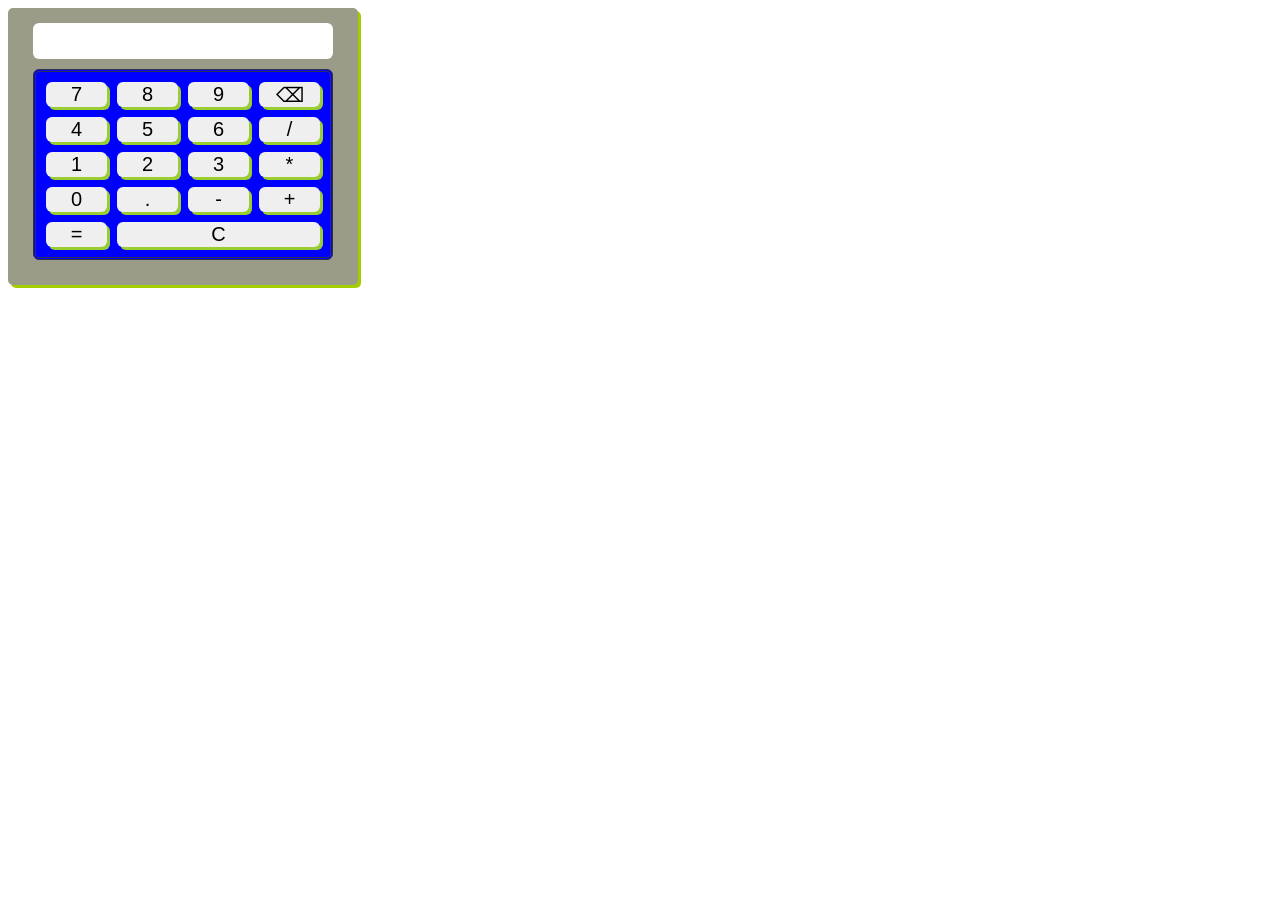
<file: calculator/index.html>
<!DOCTYPE html>
<html> 
    <head>
        <style>
         
            .divall{
width: 300px;
            background-color: #9a9c88;
            box-shadow:3px 3px rgb(164, 205, 0);
            border-style: dashed;
            border: none;
            padding: 25px;
            border-radius: 5px;
            }
            .divall:hover{
                background-color: aqua;
            }
            .display1{
                
                margin-top: -10px;
            width: 96%;
            height: 2.25rem;
            font-family: 'Times New Roman', Times, serif;
            font-weight: bold;
            font-size: 20px;
            border: none;
            border-radius: 6px;
            cursor: pointer;
            padding: 0 6px;
            }
            .display1:hover{
                background-color: blueviolet;
                color: white;
            }
           
#buttons{
margin-top: 10px;
    display: grid;
    grid-template-columns: repeat(4,2fr);
   gap: 10px;
padding: 10px;
border-style: double;
border-color: rgb(49, 49, 77);
background-color: blue;
border-radius: 6px;

}
    button{
        height: 25px;
        font-size: 20px;
        text-align: center;
      
        border-radius: 6px;
        border: none;
      box-shadow: 3px 3px yellowgreen;
/* transition: background-color 0.3s ease-out; */
cursor: pointer;

    } 
    button:hover{
        background-color: green;
        color: white;
    }    
       button:active{
        color: white;
        background-color: rgb(28, 0, 128);
    }    
      .clear1{
        grid-column: span 3
      }
        </style>
        <title>CALCULATOR</title>
    </head>
    <body>
<div class="divall">
        <div class="display">
            <input class="display1" id="display">
        </div>
    <div id="buttons">
       <!-- <div class="d1"> -->
            <button>7</button>
            <button >8</button>
            <button >9</button>
            <button >⌫</button>
           
        <!-- </div>
        <div> -->
            <button >4</button>
            <button >5</button>
            <button >6</button>
             <button >/</button>
            
        <!-- </div>
        <div> -->
            <button >1</button>
            <button >2</button>
            <button >3</button>
<button >*</button>
            <button >0</button>
            <button >.</button>
        <!-- </div>
        <div> -->
            <button >-</button>
            <button >+</button>
            <button >=</button>
            <button class="clear1">C</button>
        <!-- </div> -->
    </div>
</div>
<script>
    
                let buttons=document.querySelector("#buttons")
    let inputd=document.querySelector("#display")
     

 
 
buttons.addEventListener("click",function(e){
    if(e.target.tagName!=="BUTTON"){
        return
    }
    else if(e.target.textContent==="="){
        inputd.value=eval(inputd.value)
        
    }
     else if(e.target.textContent==="C"){
        inputd.value=""
     }else if(e.target.textContent==="⌫"){
        inputd.value=inputd.value.slice(0,-1)
     }else{
        inputd.value+=e.target.textContent;
     }
})
 
</script>
     
    </body>
</html>
</file>
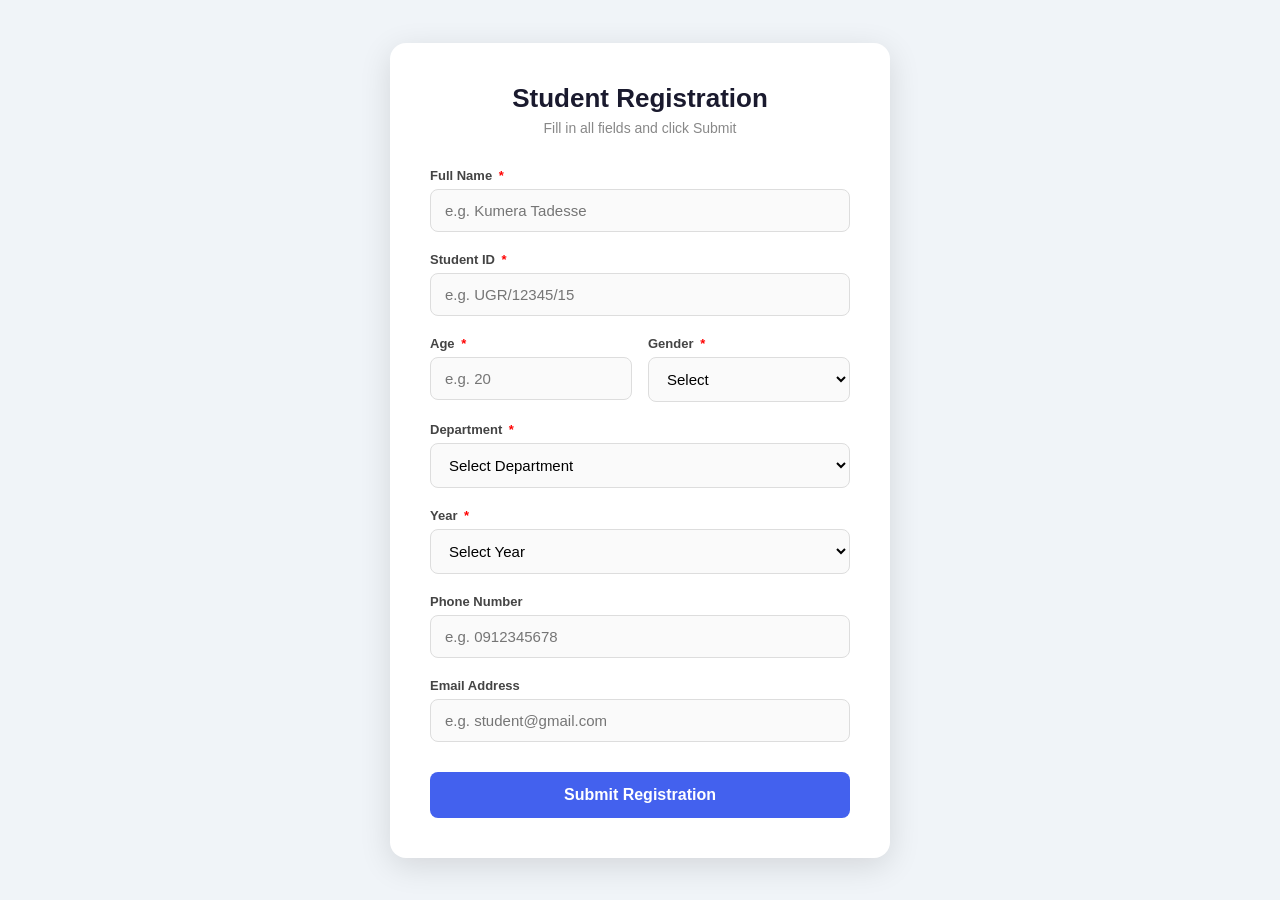
<file: student-registration/index.html>
<!DOCTYPE html>
<html lang="en">
<head>
  <meta charset="UTF-8">
  <meta name="viewport" content="width=device-width, initial-scale=1.0">
  <title>Student Registration</title>
  <style>
 
    * {
      box-sizing: border-box;
      margin: 0;
      padding: 0;
    }
 
    body {
      font-family: Arial, sans-serif;
      background: #f0f4f8;
      display: flex;
      justify-content: center;
      align-items: center;
      min-height: 100vh;
      padding: 20px;
    }
 
    /* the white card */
    .card {
      background: white;
      border-radius: 16px;
      padding: 40px;
      width: 100%;
      max-width: 500px;
      box-shadow: 0 8px 32px rgba(0,0,0,0.12);
    }
 
    /* top header */
    .card-header {
      text-align: center;
      margin-bottom: 32px;
    }
 
    .card-header h1 {
      font-size: 26px;
      color: #1a1a2e;
      margin-bottom: 6px;
    }
 
    .card-header p {
      font-size: 14px;
      color: #888;
    }
 
    /* each field group */
    .field {
      margin-bottom: 20px;
    }
 
    .field label {
      display: block;
      font-size: 13px;
      font-weight: bold;
      color: #444;
      margin-bottom: 6px;
    }
 
    /* required star */
    .field label span {
      color: red;
      margin-left: 3px;
    }
 
    .field input,
    .field select {
      width: 100%;
      padding: 12px 14px;
      font-size: 15px;
      border: 1.5px solid #ddd;
      border-radius: 8px;
      outline: none;
      transition: border-color 0.2s;
      background: #fafafa;
    }
 
    /* highlight on focus */
    .field input:focus,
    .field select:focus {
      border-color: #4361ee;
      background: white;
    }
 
    /* two columns side by side */
    .two-col {
      display: grid;
      grid-template-columns: 1fr 1fr;
      gap: 16px;
    }
 
    /* submit button */
    .submit-btn {
      width: 100%;
      padding: 14px;
      font-size: 16px;
      font-weight: bold;
      background: #4361ee;
      color: white;
      border: none;
      border-radius: 8px;
      cursor: pointer;
      margin-top: 10px;
      transition: background 0.2s;
    }
 
    .submit-btn:hover {
      background: #3451d1;
    }
 
    .submit-btn:active {
      transform: scale(0.98);
    }
 
    /* success message — hidden by default */
    #success-msg {
      display: none;
      text-align: center;
      padding: 30px;
    }
 
    #success-msg h2 {
      color: #2e7d32;
      font-size: 22px;
      margin-bottom: 10px;
    }
 
    #success-msg p {
      color: #666;
      font-size: 14px;
    }
 
    .checkmark {
      font-size: 60px;
      margin-bottom: 16px;
    }
 
  </style>
</head>
<body>
 
  <div class="card">
 
    <!-- success message shown after submit -->
    <div id="success-msg">
      <div class="checkmark">✅</div>
      <h2>Registered Successfully!</h2>
      <p>The student data has been sent.<br>Check your email for the submission.</p>
    </div>
 
    <!-- the form -->
    <div id="form-container">
 
      <div class="card-header">
        <h1>Student Registration</h1>
        <p>Fill in all fields and click Submit</p>
      </div>
 
      <!--
        action  = your Formspree endpoint — this is where data goes
        method  = POST means we are SENDING data
      -->
      <form id="regForm"
            action="https://formspree.io/f/xzdqreyg"
            method="POST">
 
        <!-- full name -->
        <div class="field">
          <label>Full Name <span>*</span></label>
          <input type="text"
                 name="fullName"
                 placeholder="e.g. Kumera Tadesse"
                 required>
        </div>
 
        <!-- student id -->
        <div class="field">
          <label>Student ID <span>*</span></label>
          <input type="text"
                 name="studentId"
                 placeholder="e.g. UGR/12345/15"
                 required>
        </div>
 
        <!-- two columns: age + gender -->
        <div class="two-col">
          <div class="field">
            <label>Age <span>*</span></label>
            <input type="number"
                   name="age"
                   placeholder="e.g. 20"
                   min="15"
                   max="60"
                   required>
          </div>
          <div class="field">
            <label>Gender <span>*</span></label>
            <select name="gender" required>
              <option value="">Select</option>
              <option value="Male">Male</option>
              <option value="Female">Female</option>
            </select>
          </div>
        </div>
 
        <!-- department -->
        <div class="field">
          <label>Department <span>*</span></label>
          <select name="department" required>
            <option value="">Select Department</option>
            <option value="Computer Science">Computer Science</option>
            <option value="Software Engineering">Software Engineering</option>
            <option value="Information Technology">Information Technology</option>
            <option value="Electrical Engineering">Electrical Engineering</option>
            <option value="Civil Engineering">Civil Engineering</option>
            <option value="Other">Other</option>
          </select>
        </div>
 
        <!-- year -->
        <div class="field">
          <label>Year <span>*</span></label>
          <select name="year" required>
            <option value="">Select Year</option>
            <option value="1st Year">1st Year</option>
            <option value="2nd Year">2nd Year</option>
            <option value="3rd Year">3rd Year</option>
            <option value="4th Year">4th Year</option>
            <option value="5th Year">5th Year</option>
          </select>
        </div>
 
        <!-- phone -->
        <div class="field">
          <label>Phone Number</label>
          <input type="tel"
                 name="phone"
                 placeholder="e.g. 0912345678">
        </div>
 
        <!-- email -->
        <div class="field">
          <label>Email Address</label>
          <input type="email"
                 name="email"
                 placeholder="e.g. student@gmail.com">
        </div>
 
        <!-- submit -->
        <button type="submit" class="submit-btn">
          Submit Registration
        </button>
 
      </form>
 
    </div>
  </div>
 
 
  <script>
 
    let form = document.querySelector("#regForm")
    let formContainer = document.querySelector("#form-container")
    let successMsg = document.querySelector("#success-msg")
 
    // intercept form submit — use fetch() to send data
    // this prevents page redirect after submission
    form.addEventListener("submit", function(e) {
 
      e.preventDefault() // stop normal form redirect
 
      let data = new FormData(form) // collect all input values
 
      // send data to Formspree using fetch
      fetch(form.action, {
        method: "POST",
        body: data,
        headers: {
          "Accept": "application/json"
        }
      })
      .then(function(response) {
 
        if(response.ok){
          // hide form, show success message
          formContainer.style.display = "none"
          successMsg.style.display    = "block"
        } else {
          alert("Something went wrong. Please try again.")
        }
 
      })
      .catch(function(error) {
        alert("Network error. Please check your connection.")
      })
 
    })
 
  </script>
 
</body>
</html>
</file>
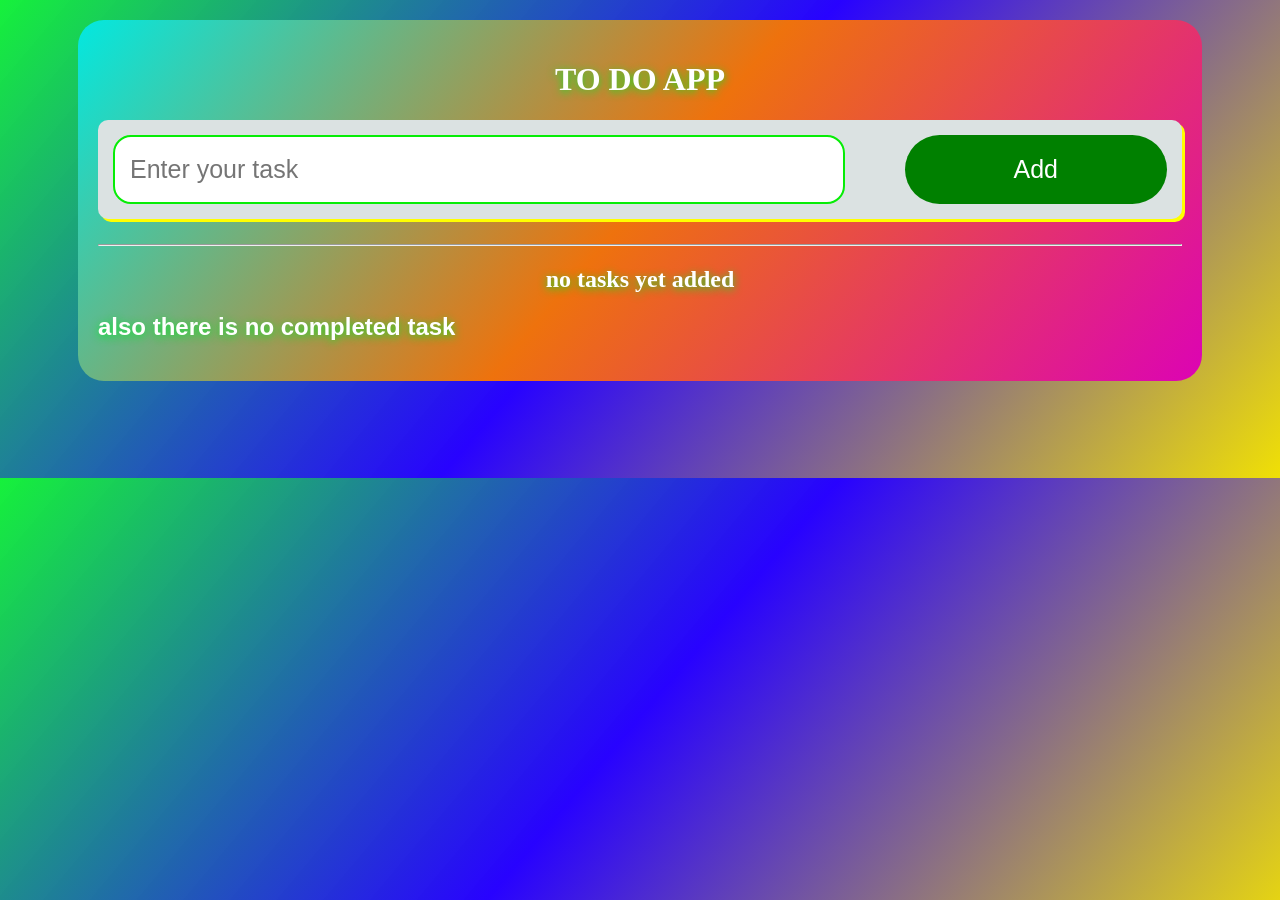
<file: TODOAPP1.html>
<!DOCTYPE html>
<html lang="en">
<head>
    <meta charset="UTF-8">
    <meta name="viewport" content="width=device-width, initial-scale=1.0">
    <title>TO DO APP</title>
    <link rel="stylesheet" href="TODOAPP.css">
</head>
<body style="align-items: center;">
<div class="c1">
  <h1>TO DO APP</h1>
  <div class="header">
  <input type="text" id="input" placeholder="Enter your task">
  <button id="addbtn" class="addbtn">Add</button>
  </div>
  <p></p>
  <hr>
  
  <div id="container1"></div>
<h2 id="totaltask">no tasks yet added</h2>
<h2 id="completedtasks">also there is no completed task</h2>
</div>
 <script src="TODOAPP.js"></script>
</body>
</html>
</file>
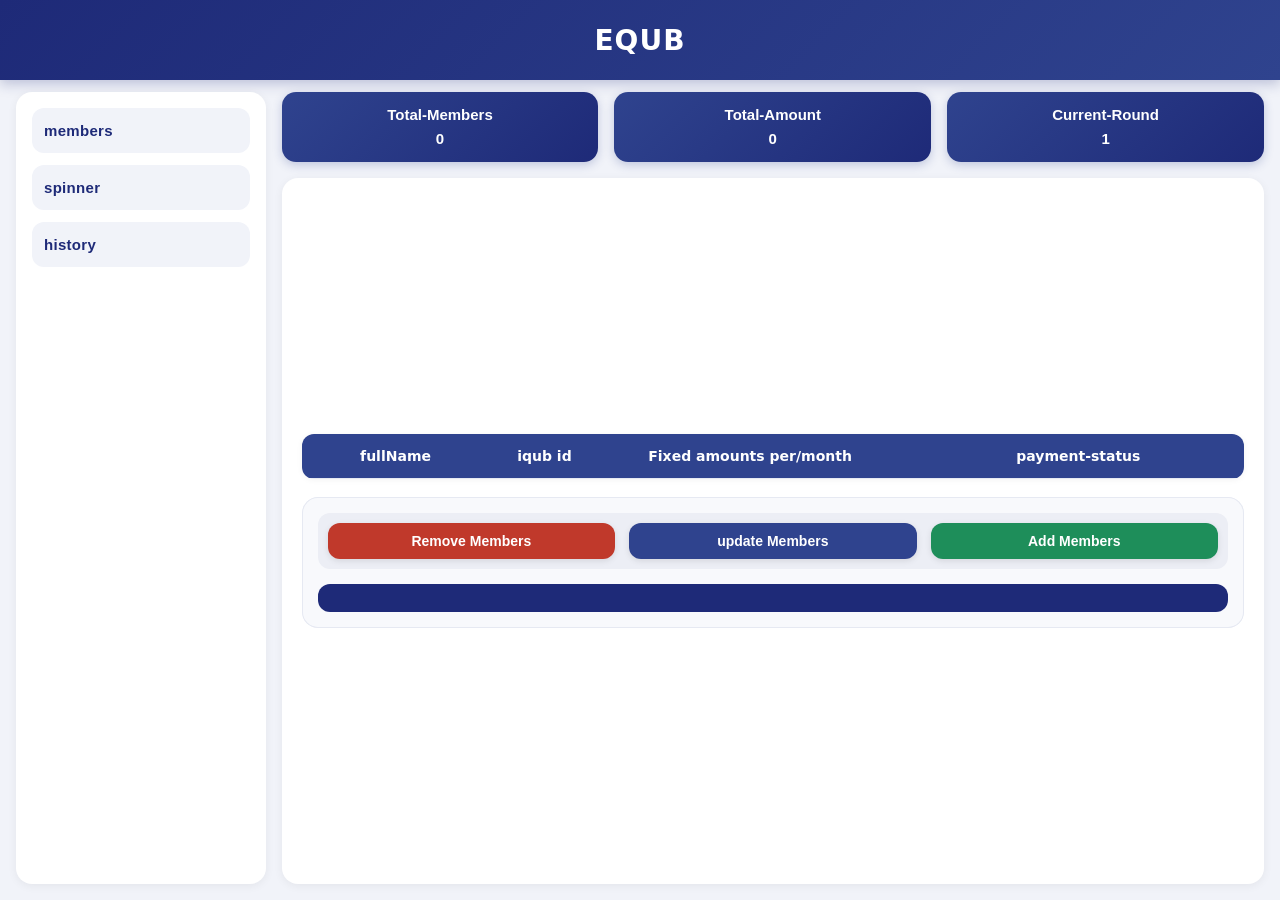
<file: iqubSystem/equbSystem.html>
<!doctype html>
<html lang="en">
  <head>
    <meta charset="UTF-8" />
    <meta name="viewport" content="width=device-width, initial-scale=1.0" />
    <title>chaleng</title>
   <link rel="stylesheet" href="equbSystem.css">
  </head>
  <body>
    <div class="container">
      <div class="header">equb</div>
      <div class="body">
        <div class="homepage">
          <button class="members">members</button>
          <button class="spiner">spinner</button>
          <button class="history">history</button>

        </div>
        <div class="main">
          <div class="topofmain">
            <button class="totalMemb">Total-Members</button>
            <button class="totalAmount">Total-Amount</button>
            <button class="currentRound">Current-round</button>
          </div>

 

<div class="bodyofmain">
  <div class="screen membersScreen">
    <div class="tablewraper"></div>
    <div class="actionsontable">
      <div class="delteandupdate">
        <button class="deletememb">Remove Members</button>
        <button class="updatememb">update Members</button>
        <button class="addbtn">Add Members</button>
      </div>
      <div class="workplace"></div>
    </div>
  </div>
  <div class="screen spinerScreen hidden"></div>
  <div class="screen historyScreen hidden"></div>
</div>
        </div>
      </div>
    </div>
    
    <script src="equb.js"></script>
  </body>
</html>
</file>
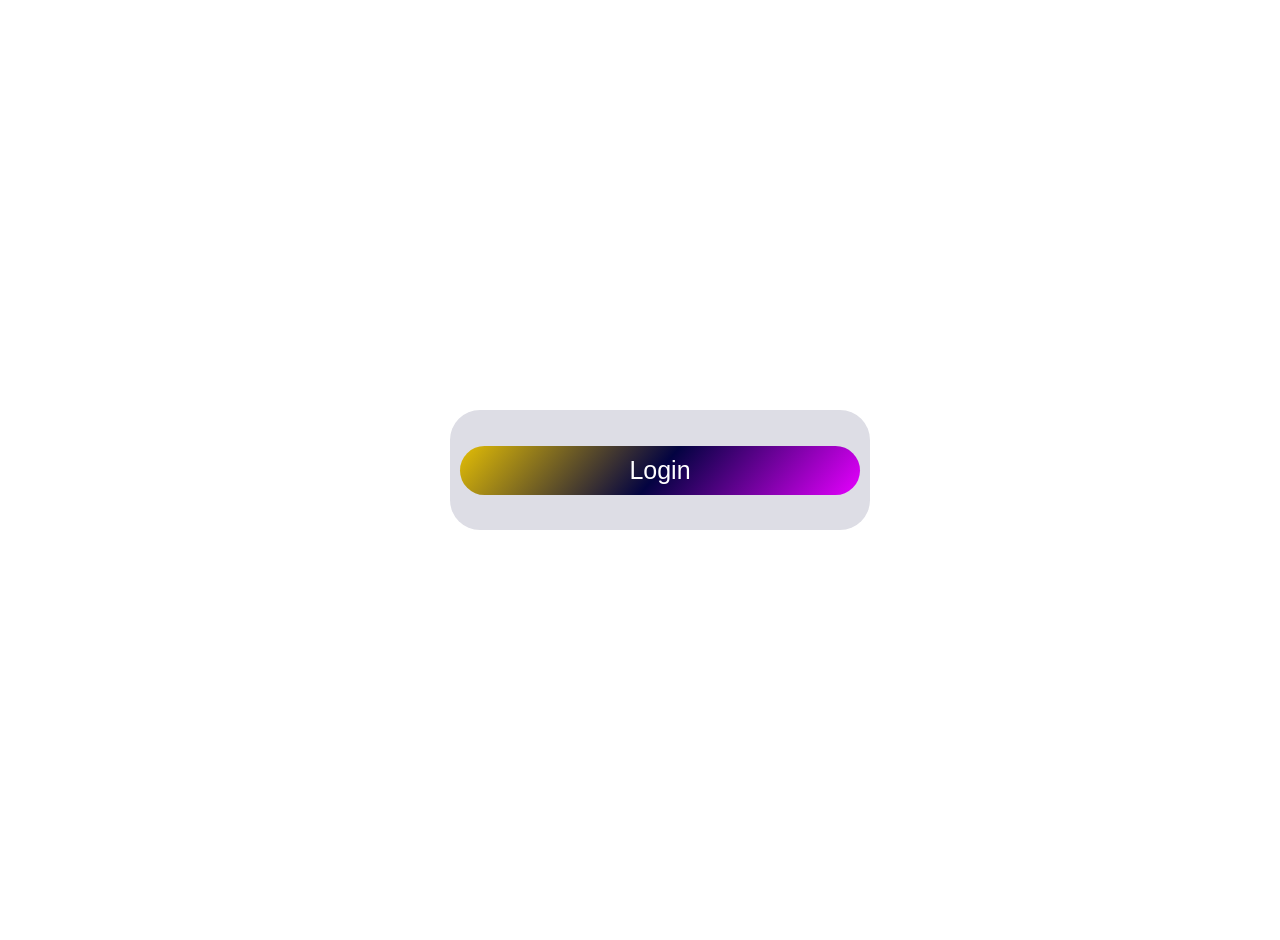
<file: portalSystem/studentPortal.html>
<!doctype html>
<html lang="en">
  <head>
    <meta charset="UTF-8" />
    <meta name="viewport" content="width=device-width, initial-scale=1.0" />
    <title>Document</title>
    <link rel="stylesheet" href="studentPortal.css" />
  </head>
  <body>
    <div class="stu_cont1">
      <!-- dash_board card ---------------------------------------------------------------------------->

      <div class="dash_board">
        <div class="header">
          <h1> UNIVERSITY PORTAL SYSTEM</h1>
        </div>
        <!-- body_ofdash_board card ---------------------------------------------------------------------------->

        <div class="body_ofdash_board">
          <div class="leftSide">
            <button class="toSeeResult">Semister Result</button>
            <button class="profile">profile</button>
            <button class="status">stutus</button>
            <button class="exam-portal">exam-portal</button>
            <button class="schedule">schedule</button>
          </div>
          <!-- rightSide_ofdash_board card ---------------------------------------------------------------------------->

          <div class="rightSide">
            <div class="statusbody">
              <table>
                <tr>
                  <th>Registration-Status</th>
                  <td class="reg">-</td>
                </tr>
                <tr>
                  <th>disciplinary-flag</th>
                  <td class="flag">-</td>
                </tr>
                <tr>
                  <th>payment</th>
                  <td class="pay">-</td>
                </tr>
                <tr>
                  <th>Clearance</th>
                  <td class="clr">-</td>
                </tr>
                <tr>
                  <th>Standing</th>
                  <td class="std">-</td>
                </tr>
              </table>
            </div>
            <div class="profilebody">
              <p class="stuName"></p>
              <p class="stuId"></p>
              <p class="stuDep"></p>
              <p class="stuYear"></p>
            </div>

            <!-- table-wraper_ofdash_board card ---------------------------------------------------------------------------->

            <div class="table-wraper">
              <table>
                <tr>
                  <th>courses</th>
                  <th>instructors</th>
                  <th>asighment out of 20%</th>
                  <th>mid out of 30%</th>
                  <th>final out of 50%</th>
                  <th>Credit hours</th>
                  <th>Out of 100%</th>
                  <th>Grades</th>
                </tr>
                <tr>
                  <th>Mathematics</th>
                  <td class="mathTBAName">TBA</td>
                  <td class="matOut20">-</td>
                  <td class="matOut30">-</td>
                  <td class="matOut50">-</td>
                  <td class="mcrt">-</td>
                  <td class="m100">-</td>
                  <td class="mgrd">-</td>
                </tr>
                <tr>
                  <th>English</th>
                  <td class="engTBAName">TBA</td>
                  <td class="engOut20">-</td>
                  <td class="engOut30">-</td>
                  <td class="engOut50">-</td>
                  <td class="ecrt">-</td>
                  <td class="e100">-</td>
                  <td class="egrd">-</td>
                </tr>
                <tr>
                  <th>Physics</th>
                  <td class="phyTBAName">TBA</td>
                  <td class="phyOut20">-</td>
                  <td class="phyOut30">-</td>
                  <td class="phyOut50">-</td>
                  <td class="pcrt">-</td>
                  <td class="p100">-</td>
                  <td class="pgrd">-</td>
                </tr>
                <tr>
                  <th>Biology</th>
                  <td class="bioTBAName">TBA</td>
                  <td class="bioOut20">-</td>
                  <td class="bioOut30">-</td>
                  <td class="bioOut50">-</td>
                  <td class="bcrt">-</td>
                  <td class="b100">-</td>
                  <td class="bgrd">-</td>
                </tr>
                <tr>
                  <th>Chemistry</th>
                  <td class="cheTBAName">TBA</td>
                  <td class="cheOut20">-</td>
                  <td class="cheOut30">-</td>
                  <td class="cheOut50">-</td>
                  <td class="ccrt">-</td>
                  <td class="c100">-</td>
                  <td class="cgrd">-</td>
                </tr>
                <tr>
                  <td colspan="8" class="sgpa">-</td>
                </tr>
              </table>
            </div>
          </div>
        </div>
      </div>

      <!-- login card ---------------------------------------------------------------------------->
      <div class="login_card">
        <input type="text" class="username" required placeholder="username" />
        <input
          type="password"
          class="password"
          placeholder="password"
          required
        /> 
        <div class="logandback">
          <button class="loginbtn2">login</button>
          <button class="backtoinitial">Back</button>
        </div>
      </div>
      <!-- First_login card ---------------------------------------------------------------------------->

      <div class="stu_cont2">
        <button class="loginbtn1">Login</button>
      </div>
    </div>
    <script src="studentPortal.js"></script>
  </body>
</html>
</file>
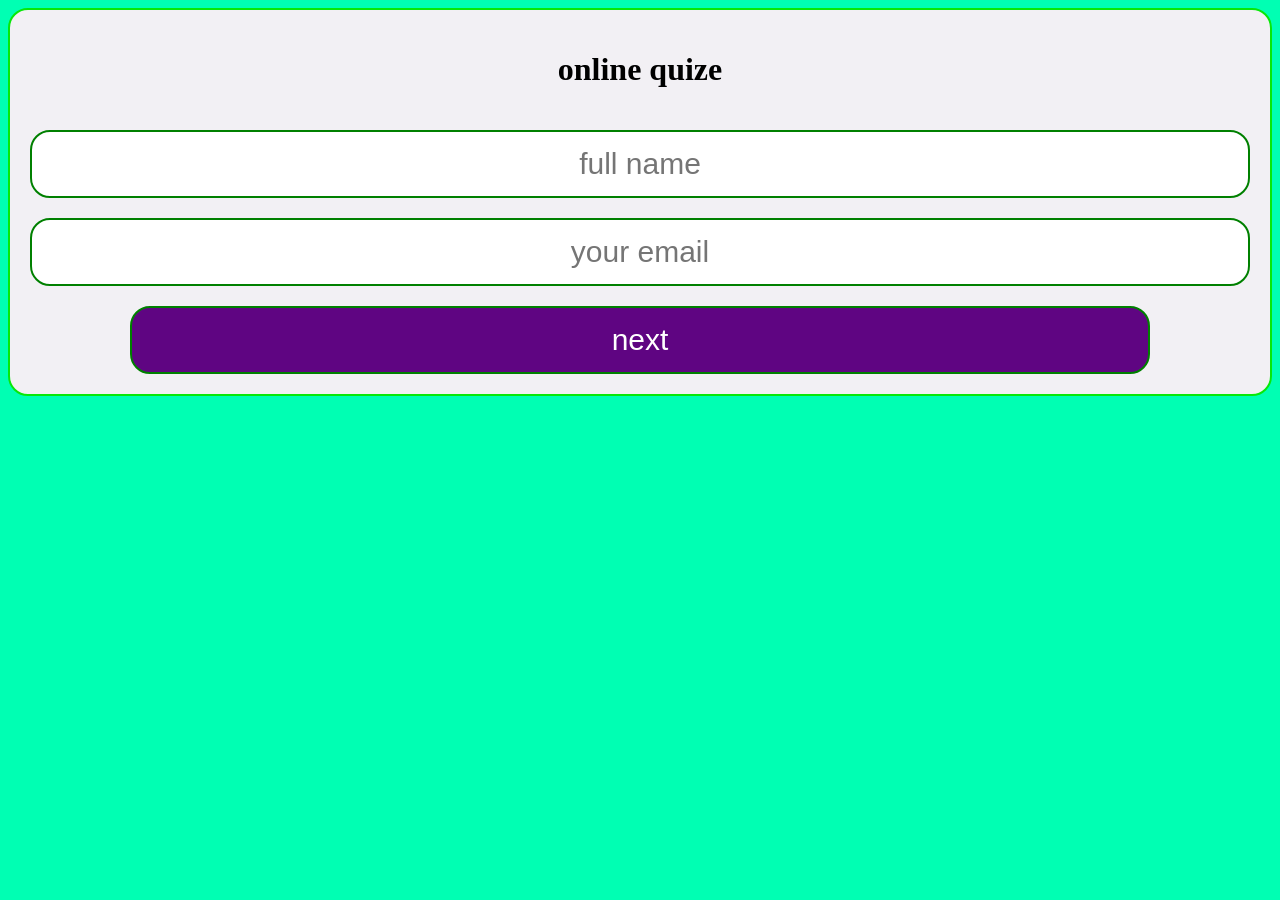
<file: quiz-project-html-css-js/QUIZ_APP.html>
<!DOCTYPE html>
<html lang="en">
<head>
    <meta charset="UTF-8">
    <meta name="viewport" content="width=device-width, initial-scale=1.0">
    <title>quiz</title>
    <link rel="stylesheet" href="quiz.css">
    </head>
<body style="background-color: rgb(0, 255, 179);">
    <div class="qbody">
        <div class="header" >
<h1>online quize</h1>
<input type="text" class="NAME" placeholder="full name" required>
<input type="email" class="EMAIL" placeholder="your email" required>
 <button class="next0" onclick="hideheader()">next</button>
        </div>
<div class="body" >
<p class="question"></p>
     <label>
            <input id="option1" type="radio" name="option" value="10"><span id="spanop1"> </span>
        </label>

        <label>
            <input id="option2" type="radio" name="option" value="5"><span id="spanop2"> </span>
        </label>

        <label>
            <input id="option3" type="radio" name="option" value="0.5"><span id="spanop3"> </span>
        </label>

        <label>
            <input id="option4" type="radio" name="option" value="18"><span id="spanop4"> </span>
        </label>
        <button class="next" onclick="getquestion()">next</button>
        </div>
    </div>
    <h1 class="h10"></h1>
    <script src="quiz.js">
</script>

</body>
</html>
</file>
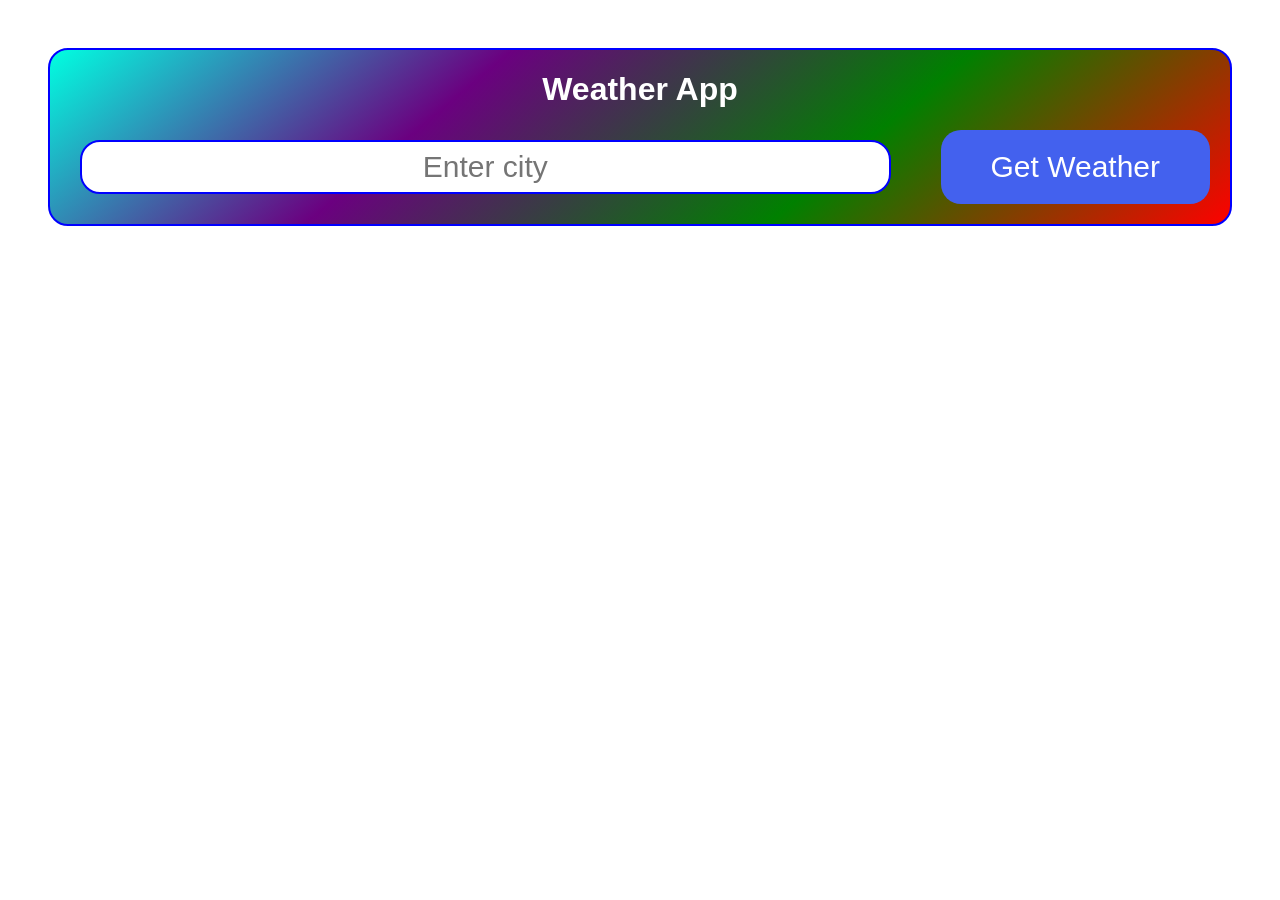
<file: weather-app/WeatherApp.html>
<!doctype html>
<html lang="en">
  <head>
    <meta charset="UTF-8" />
    <title>Weather App</title>
    <link rel="stylesheet" href="wheatherApp.css">
  </head>
  <body>
    <div class="cont">
      <h1>Weather App</h1>
      <div class="header">
        <input type="text" id="city" placeholder="Enter city" />
        <button id="getWeather">Get Weather</button>
      </div>
      <div id="result">
        <p class="temp"></p>
        <p class="wind"></p>
        <p class="humdty"></p>
        <p class="max"></p>
      </div>
    </div>
    <h2
      style="
        display: none;
        min-height: 25px;
        background-color: red;
        color: white;
        border-radius: 20px;
        padding: 10px;
      "
    ></h2>
    <script src="wheatherApp.js">
     
    </script>
  </body>
</html>
</file>
<file: TODOAPP.css>
h1,h2{
               color: white;
    text-shadow: 0 2px 8px rgba(0, 235, 39, 0.92);
            }
body {
    align-items: center;
    background: linear-gradient(130deg, #04f02ced, #2802ff, #f0e005);
    min-height: 50vh;
    height: auto;
}

            .c1{
                    background: linear-gradient(130deg, #02e8e0, #ee720d, #dc03b4);
    min-height: 50vh;
    height: auto;

                border-radius: 26px;
                min-height: 0;
                min-width: 0;
                width: auto;
             text-align:  center;
                height: auto;
                padding: 20px;
                margin: 20px 70px 20px 70px;
               
            }
            .done{
                text-decoration: line-through;
                color: rgba(242, 22, 6, 0.756);
            }
          
            .spantag{
                flex: 3;
              border: 1.5px solid rgb(15, 236, 48);
              min-width: 0;
             border-radius: 7px;
             background-color: white;
              color: rgb(13, 14, 13);
              overflow-wrap: anywhere;
            }
            .deletebtn{
                background-color: red;  
            }
            .donebtn{
           background-color: blue;
            }
            .donebtn,.deletebtn{
                flex: 1;
                border: none;
                 border-radius: 35px;
                color: white;
            }
        .donebtn,.deletebtn,.spantag{
                box-shadow: 4px 4px yellowgreen;
                min-height: 35px;
                height: auto;
              padding: 15px;
              font-weight: bold;
              font-size: 25px;
        }
          
            .totaltask,.completedtasks{
                text-align: left;
                color: white;
                font-family: Arial;
            }
           
            .container1{
                padding: 20px;
                border:none;
                border-radius: 15px;
                background-color: rgb(238, 234, 241);
                 box-shadow: 4px 4px yellowgreen;
            }
            .container2{
                display: flex;
                column-gap: 50px;
                border: 2px solid rgb(7, 234, 7);
                border-radius: 7px;
                padding: 10px;
                background-color: blanchedalmond;
                min-width: 0;
                width: auto;
                  min-height: 0;
                height: auto;
                margin-bottom: 10px;
                
            }
            .header{
                 display: flex;
                gap: 60px;
                padding: 15px;
                background-color: rgb(219, 226, 226);
                box-shadow: 3px 3px yellow;
                border-radius: 10px;
                margin-bottom: 25px;
                min-width: 0;
            }
              .addbtn{
                flex: 1;
                 background-color: green;
                border-radius: 35px;
                color: white;
                border: none; 
              transition: transform 0.2s ease;
                
            }
            #input{
                border: 2px solid rgb(6, 237, 6);
                flex: 3;
              overflow-wrap: anywhere; 
border-radius: 18px;    

} 
#input,.addbtn{
    padding: 15px;
min-height: 35px; 
height: auto;
font-size: 25px;

}
p{
    border: none;
    min-width:0 ;
    min-height: 30px;
    border-radius: 20px;
    background-color: rgb(227, 9, 9);
    color: white;
    padding: 10px;
     font-size: 35px;
    display: none;
   

}
.container2,.container1,.donebtn,.spantag,.deletebtn,#input,.header{
    transition: transform 0.2s ease;
}
.addbtn:hover,#input:hover,.deletebtn:hover,.donebtn:hover,.spantag:hover{

    transform: scale(1.08);}
    .addbtn:active,.donebtn:active,.deletebtn:active{
        background-color: rgb(155, 230, 5);
        transform: scale(0.8);
    }
</file>
<file: iqubSystem/equbSystem.css>
* {
        padding: 0;
        margin: 0;
        box-sizing: border-box;
      }
      body {
  font-family: 'Segoe UI', system-ui, -apple-system, sans-serif;
}
      .container {
  background-color: #f1f3f9;
  display: flex;
  width: 100%;
  flex-direction: column;
  min-height: 100vh;
  gap: 12px;
}
      
 
      .header {
  display: flex;
  padding: 10px;
  width: 100%;
  min-height: 80px;
  align-items: center;
  justify-content: center;
  background: linear-gradient(135deg, #1e2a78, #2f438e);
  color: #ffffff;
  font-size: 28px;
  font-weight: 700;
  letter-spacing: 1px;
  text-transform: uppercase;
  box-shadow: 0 4px 12px rgba(30, 42, 120, 0.25);
}


      .body {
  display: flex;
  flex: 1;
  gap: 16px;
  padding: 0 16px 16px;
}
      .homepage {
  display: flex;
  width: 20%;
  flex-direction: column;
  overflow: hidden;
  overflow-x: auto;
  padding: 16px;
  background: #ffffff;
  border-radius: 16px;
  box-shadow: 0 2px 10px rgba(0, 0, 0, 0.06);
  gap: 12px;
}
.homepage button {
  background-color: #f1f3f9;
  color: #1e2a78;
  font-weight: 600;
  font-size: 15px;
  border-radius: 12px;
  padding: 14px 12px;
  text-align: left;
  letter-spacing: 0.3px;
  box-shadow: none;
  transition: all 0.2s ease;
}

.homepage button:hover {
  background-color: #2f438e;
  color: #ffffff;
  transform: translateX(4px);
  box-shadow: 0 4px 10px rgba(47, 67, 142, 0.25);
}

.homepage button:active {
  transform: scale(0.96);
}
 
       .main {
  display: flex;
  flex-direction: column;
  flex: 1;
  gap: 16px;
}
 
      .topofmain {
  display: flex;
  column-gap: 16px;
  min-height: 70px;
  padding: 0;
}
 

      .totalMemb, .totalAmount, .currentRound {
  background: linear-gradient(135deg, #2f438e, #1e2a78);
  border-radius: 14px;
  color: white;
  flex: 1;
  font-size: 15px;
  font-weight: 600;
  line-height: 1.6;
  box-shadow: 0 3px 10px rgba(47, 67, 142, 0.25);
  cursor: default;
}

.bodyofmain {
  display: flex;
  flex-direction: column;
  justify-content: center;
  align-items: center;
  gap: 15px;
  padding: 20px;
  flex: 1;
  background: #ffffff;
  border-radius: 16px;
  box-shadow: 0 2px 10px rgba(0, 0, 0, 0.06);
}
 
th {
  background-color: #2f438e;
  color: #ffffff;
  font-weight: 600;
  text-align: left;
}

td, th {
  border-bottom: 1px solid #e6e9f2;
  height: 44px;
  padding: 10px 14px;
  font-size: 14px;
}

tr:hover td {
  background-color: #f6f8fc;
}


 
      .membersScreen {
  display: flex;
  flex-direction: column;
  gap: 18px;
  width: 100%;
}
 
 table {
  border-collapse: collapse;
  width: 100%;
  border-radius: 12px;
  overflow: hidden;
  box-shadow: 0 1px 6px rgba(0, 0, 0, 0.05);
}
 


      .actionsontable {
  display: flex;
  flex-direction: column;
  gap: 15px;
  width: 100%;
  border-radius: 16px;
  padding: 16px;
  background: #f8f9fc;
  box-shadow: inset 0 0 0 1px #e6e9f2;
}

.delteandupdate {
  background-color: #eceef5;
  display: flex;
  padding: 10px;
  gap: 14px;
  border-radius: 12px;
}
 
      .deletememb, .updatememb, .addbtn {
  flex: 1;
  border-radius: 12px;
  padding: 10px 0;
  border: none;
  color: white;
  font-weight: 600;
  font-size: 14px;
  cursor: pointer;
  transition: all 0.2s ease;
  box-shadow: 0 2px 6px rgba(0, 0, 0, 0.1);
}

.deletememb { background-color: #c0392b; }
.updatememb { background-color: #2f438e; }
.addbtn { background-color: #1e8e5a; }
 
    .deletememb:hover { background-color: #e74c3c; transform: translateY(-3px); box-shadow: 0 6px 14px rgba(192, 57, 43, 0.35); }
.updatememb:hover { background-color: #3a55b3; transform: translateY(-3px); box-shadow: 0 6px 14px rgba(47, 67, 142, 0.35); }
.addbtn:hover { background-color: #25a86f; transform: translateY(-3px); box-shadow: 0 6px 14px rgba(30, 142, 90, 0.35); }

.deletememb:active, .updatememb:active, .addbtn:active {
  transform: scale(0.94);
}
 
      .workplace {
  width: 100%;
  display: flex;
  padding: 14px;
  flex: 1;
  gap: 14px;
  background-color: #1e2a78;
  border-radius: 12px;
}

input {
  flex: 1;
  font-weight: 500;
  color: #1e2a78;
  padding: 10px 14px;
  border: none;
  border-radius: 10px;
  outline: none;
  font-size: 14px;
}
 

      input::placeholder {
  color: #8a90a8;
}

button {
  width: auto;
  padding: 10px 18px;
  font-weight: 600;
  font-size: 14px;
  border: none;
  border-radius: 10px;
  background-color: #00c2a8;
  color: #ffffff;
  cursor: pointer;
  transition: all 0.2s ease;
}

button:hover {
  background-color: #00a892;
  box-shadow: 0 4px 10px rgba(0, 194, 168, 0.35);
}
 
      button:active {
  transform: scale(0.95);
}

.screen.hidden {
  display: none;
}

.spine {
  width: 220px;
  height: 220px;
  border: 8px solid #e6e9f2;
  border-top: 8px solid #2f438e;
  border-radius: 50%;
  animation: spin 1s linear infinite;
}
 


      @keyframes spin {
  from { transform: rotate(0deg); }
  to { transform: rotate(360deg); }
}

.historyScreen {
  width: 100%;
}

.resultContainer {
  width: 100%;
  display: flex;
  justify-content: center;
  align-items: center;
  border-radius: 16px;
  padding: 24px;
  line-height: 1.8;
  font-weight: 700;
  font-size: 22px;
  background: linear-gradient(135deg, #1e8e5a, #25a86f);
  color: #ffffff;
  box-shadow: 0 4px 14px rgba(30, 142, 90, 0.3);
}
  

.spinerScreen {
  display: flex;
  flex-direction: column;
  justify-content: center;
  align-items: center;
  width: 100%;
  height: 100%;
  gap: 20px;
}
</file>
<file: portalSystem/studentPortal.css>
* {
  margin: 0;
  padding: 0;
}
.username:hover,.password:hover,.loginbtn2:hover,.loginbtn1:hover,.table-wraper:hover,.logandback:hover{
  transform: scale(1.02);
}
.stu_cont1 {
  display: flex;
  flex-direction: column;
  margin: 0;
  position: relative;

  min-width: 100vw;
  width: auto;

  min-height: 100vh;
  height: auto;
  padding: 20px;
  background: transparent;
  justify-content: center;
  align-items: center;
}
.stu_cont2 {
  display: flex;

  border-radius: 30px;
  min-width: 400px;
  width: auto;
  min-height: 100px;
  padding: 10px;
  justify-content: center;
  align-items: center;
  gap: 40px;
  background-color: #dddde5;
   transition: all 0.2;
}
.loginbtn1,
.register {
  flex: 1;
  color: rgb(239, 13, 190);
  font-size: 25px;
  border-radius: 40px;
  padding: 10px;
  border: none;
  color: white;
  background: linear-gradient(
    130deg,
    rgb(227, 190, 5),
    rgb(3, 3, 65),
    rgb(230, 0, 255)
  );
}
.login_card {
  display: flex;
  justify-content: center;
  align-items: center;
  flex-direction: column;
  background-color: #b9b9d8;
  padding: 20px;
  min-width: 90%;
  max-width: 100%;
  min-height: 10px;
  height: auto;
  border-radius: 30px;
  gap: 30px;
  display: none;
   transition: all 0.2;
}

.username,
.password,
.loginbtn2 {
  border-radius: 40px;
  padding: 10px;
  font-size: 20px;
  text-align: center;
  min-width: 0;
  border: none;
}
.logandback {
  display: flex;
  padding: 10px;
  width: 50%;
  gap: 15px;
}
.backtoinitial,
.loginbtn2 {
   transition: all 0.2;
  flex: 1;
  border: none;
  color: white;
  border-radius: 20px;
  background: linear-gradient(130deg, green, blue, yellow);
}

.username,
.password {
  width: 75%;
  transition: all 0.2;
}



.dash_board {
  padding: 10px;
  display: flex;
  min-width: 100vw;
  width: auto;
  min-height: 100%;
  height: auto;
  flex-direction: column;
  position: absolute;
  background-color: rgb(9, 193, 101);
  inset: 0;
  row-gap: 20px;
  display: none;
  
}
.header,
.body_ofdash_board {
  border: none;
  text-align: center;
  padding: 10px;
}
.header {
  background: linear-gradient(90deg, #147bba, #b1e604);
  color: white;
  display: flex;
  align-items: center;
  justify-content: center;
  border-radius: 16px 16px 0 0;
  flex: 0.2;
  column-gap: 150px
}
.header h1 {
  font-size: 22px;
  letter-spacing: 3px;
}
.body_ofdash_board {
  display: flex;

  flex-direction: row;
  flex: 1;
  column-gap: 30px;
  border-radius: 0 0 16px 16px;
}
.rightSide,
.leftSide {
 
  border: 1px solid #ccc;
}

.leftSide {
  padding: 10px;
  display: flex;
  flex-direction: column;
  flex: 1;
  row-gap: 10px;
  max-width: 400px;
  background: #1a1a2e;
  border-radius: 6px;
}
.rightSide {
  display: flex;
  flex-direction: column;
  flex: 3;
  background: linear-gradient(
    60deg,
    blue,
    yellow,
    #7af408,
    rgb(154, 9, 237),
    #bafb06
  );
  border-radius: 16px;
  padding: 20px;
  color: rgb(46, 2, 243);
  row-gap: 30px;
  
  box-shadow: 0 8px 10px rgba(7, 152, 242, 0.947);
}
.toSeeResult,
.profile,
.exam-portal,
.status,
.schedule {
  border: none;
  padding: 10px;
  font-size: 20px;
  color: white;
  background: transparent;
  font-weight: bold;
  text-align: left;
  border-radius: 10px;
  transition: all 0.2s;
}

.toSeeResult:hover,
.profile:hover,
.exam-portal:hover,
.status:hover,
.schedule:hover {
  background: rgba(255, 255, 255, 0.15);
  cursor: pointer;
  transform: scale(1.02);
}
.toSeeResult:active,
.profile:active,
.exam-portal:active,
.status:active,
.schedule:active {
  transform: scale(0.9);
  background-color: rgb(6, 231, 59);
}
.table-wraper {
  width: 100%;
  display: none;

}
table {
  width: 100%;
  font-size: 25px;
  border-collapse: collapse;
  background-color: #b9b9d8;
}
th {
  background-color: #3fe303;
}
th,
td {
  padding: 14px 18px;
  text-align: left;
  border-bottom: 1px solid #ddd;
}
.profilebody {
  display: flex;
  flex-direction: column;
  width: 100%;
  width: auto;
  height: 100%;
  /* height: auto; */
  font-size: 30px;
  text-align: left;
  padding: 10px;
  line-height: 42px;
  font-weight: bold;
  border-radius: 10px;

  margin: 0;
}
.sgpa {
  text-align: center;
  font-size: 35px;
  background: #7af408;
}
.statusbody{
display: none;
width: 100%;
height: 100%;
}
.statusbody th td{
  background-color: #c2c2d1;
  color: #3fe303;
}
</file>
<file: quiz-project-html-css-js/quiz.css>
.header{
            text-align: center;
            display: grid;
            padding: 20px;
            row-gap: 20px;
            border-radius: 20px;
            background-color: rgb(242, 240, 244);
            border: 2px solid rgb(8, 232, 8);
        }
        .EMAIL,.NAME,.next0{
            border-radius: 20px;
            min-height: 20px;
            padding: 15px;
            text-align: center;
            border: 2px solid green;
            font-size: 30px;
        }
        .next,.next0{
            cursor: pointer;
            background-color: rgba(92, 0, 128, 0.979);
            color: white;
            margin: 0 100px 0 100px;
            min-width: 0;
        }
        .body{
            display: grid;
            display: none;
        }
        .h10{
            display: none;
            border: 2px solid blue;
            min-height: 40px;
            min-width: 40px;
            border-radius: 20px;
            background-color: rgb(5, 233, 5);
            color: white;
            padding: 20px;
           
        }
</file>
<file: weather-app/wheatherApp.css>
body {
        font-family: Arial;
        text-align: center;
        padding: 40px;
      }

      input {
        flex: 3;
        padding: 8px;
        margin: 10px;
        text-align: center;
        min-height: 30px;
        border: 2px solid blue;
      }
      button {
        padding: 3px;
        background: #4361ee;
        color: white;
        border: none;
        flex: 1;
      }
      button:active {
        transform: scale(1.159);
        background-color: green;
      }
      button,
      input {
        font-size: 30px;
        transition: transform 0.25s ease;
      }
      button:hover,
      input:hover {
        transform: scale(1.1);
      }

      .header {
        margin: 20px;

        display: flex;
        gap: 40px;
      }
      #result {
        margin: 20px;
        font-size: 18px;
        display: none;
        border: 2px solid green;
        row-gap: -5px;
        column-gap: 20px;
        grid-template-columns: repeat(2, 1fr);
        padding: 20px;
        border-radius: 19px;
        background: linear-gradient(
          60deg,
          rgb(9, 244, 24),
          blue,
          rgba(19, 1, 1, 0.813)
        );
      }

      .cont {
        border: 2px solid blue;
        min-width: 0;
        width: auto;
        color: white;
        border-radius: 20px;
        background: linear-gradient(
          140deg,
          rgb(0, 255, 225),
          rgb(107, 0, 128),
          green,
          red
        );
      }
      p {
        border-radius: 19px;
        border: 2px solid blueviolet;
        min-height: 40px;
        padding: 15px;
        color: black;
        background-color: rgb(215, 206, 195);
        transition: transform 0.25s ease;
      }
      p:hover {
        transform: scale(1.1);
      }

      #city,
      #getWeather {
        border-radius: 20px;
      }
      #city {
        flex: 3;
      }
      #getWeather {
        flex: 1;
      }
</file>
